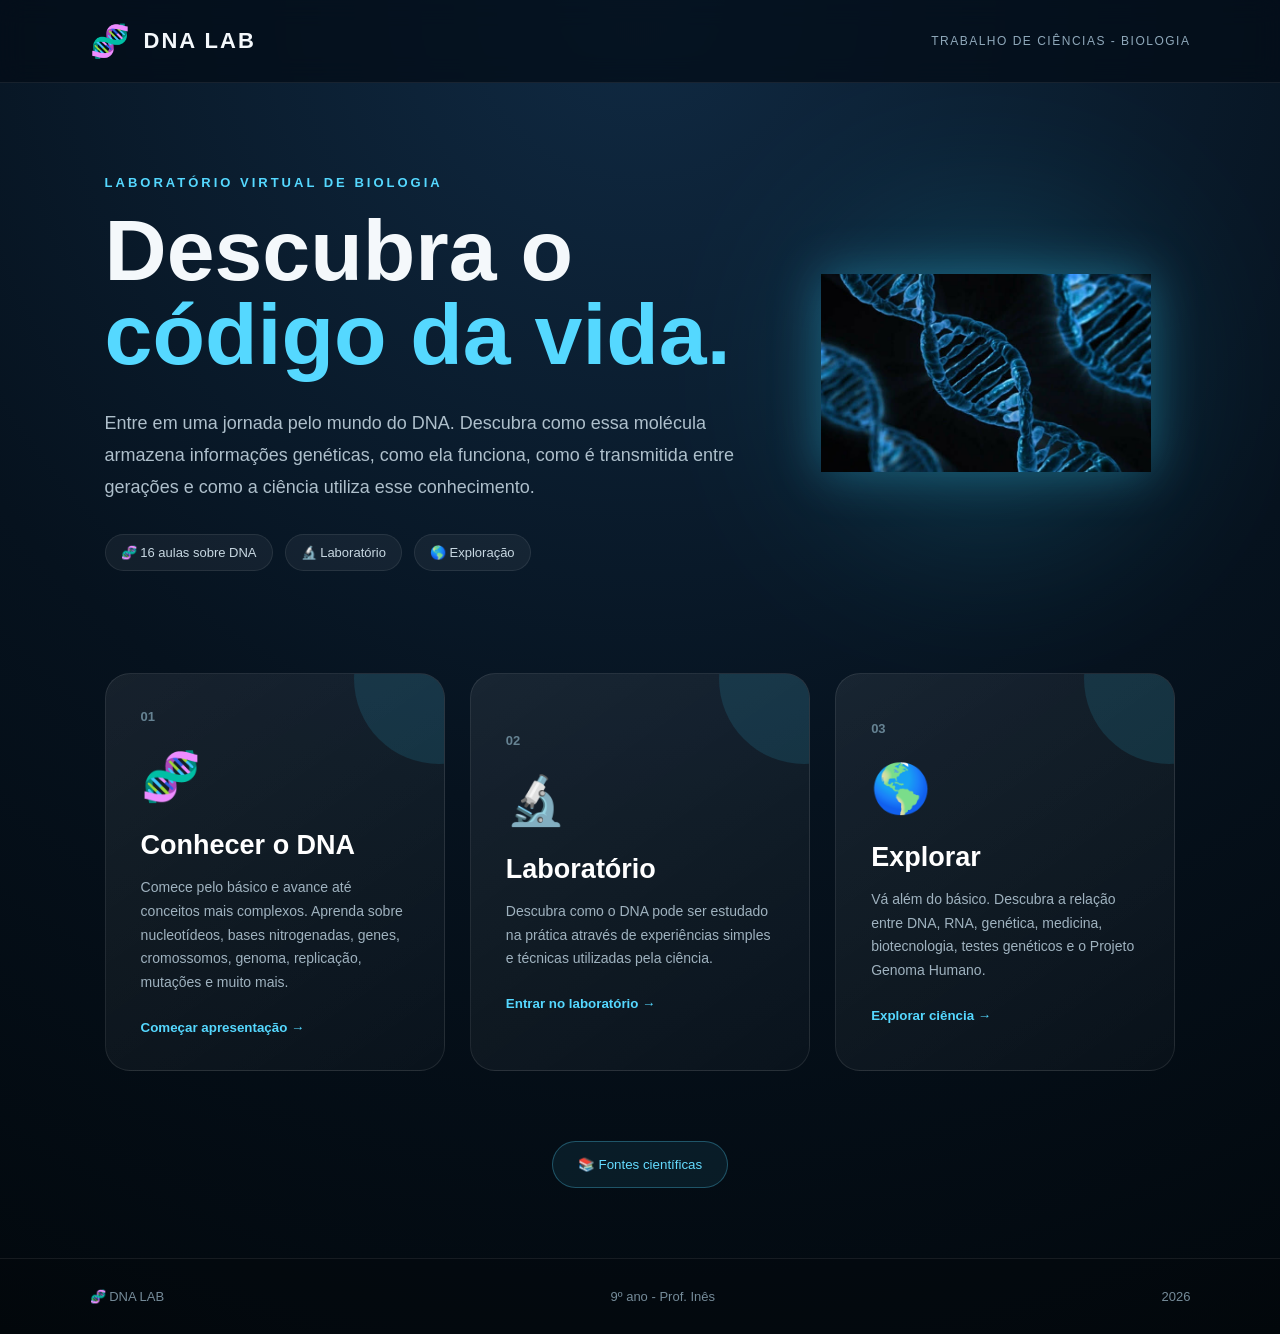
<file: index.html>
<!DOCTYPE html>
<html lang="pt-BR">

<head>

    <meta charset="UTF-8">

    <meta name="viewport" content="width=device-width, initial-scale=1.0">

    <title>DNA LAB — O Código da Vida</title>

    <link rel="stylesheet" href="style.css">

</head>

<body>


<!-- =====================================================
     CABEÇALHO
===================================================== -->

<header class="topo">

    <div class="logo">

        <span class="logo-dna">🧬</span>

        <span>DNA LAB</span>

    </div>

    <div class="ano">

        TRABALHO DE CIÊNCIAS - BIOLOGIA

    </div>

</header>



<!-- =====================================================
     INÍCIO
===================================================== -->

<main id="inicio">

    <section class="hero">

        <div class="texto-principal">

            <p class="mini-titulo">
                LABORATÓRIO VIRTUAL DE BIOLOGIA
            </p>

            <h1>

                Descubra o

                <span>
                    código da vida.
                </span>

            </h1>

            <p class="descricao">

                Entre em uma jornada pelo mundo do DNA.
                Descubra como essa molécula armazena
                informações genéticas, como ela funciona,
                como é transmitida entre gerações e como
                a ciência utiliza esse conhecimento.

            </p>

            <div class="hero-info">

                <span>🧬 16 aulas sobre DNA</span>

                <span>🔬 Laboratório</span>

                <span>🌎 Exploração</span>

            </div>

        </div>


        <div class="dna-container">

            <div class="dna-brilho"></div>

            <img
                src="dna.jpg"
                alt="Molécula de DNA"
                class="dna-imagem"
            >

        </div>

    </section>



    <!-- =================================================
         MENU PRINCIPAL
    ================================================= -->

    <section class="opcoes">

        <button
            class="cartao"
            onclick="abrirPagina('dna')"
        >

            <span class="numero">
                01
            </span>

            <div class="icone">
                🧬
            </div>

            <h2>
                Conhecer o DNA
            </h2>

            <p>

                Comece pelo básico e avance até conceitos
                mais complexos. Aprenda sobre nucleotídeos,
                bases nitrogenadas, genes, cromossomos,
                genoma, replicação, mutações e muito mais.

            </p>

            <span class="cartao-link">
                Começar apresentação →
            </span>

        </button>



        <button
            class="cartao"
            onclick="abrirPagina('laboratorio')"
        >

            <span class="numero">
                02
            </span>

            <div class="icone">
                🔬
            </div>

            <h2>
                Laboratório
            </h2>

            <p>

                Descubra como o DNA pode ser estudado
                na prática através de experiências simples
                e técnicas utilizadas pela ciência.

            </p>

            <span class="cartao-link">
                Entrar no laboratório →
            </span>

        </button>



        <button
            class="cartao"
            onclick="abrirPagina('explorar')"
        >

            <span class="numero">
                03
            </span>

            <div class="icone">
                🌎
            </div>

            <h2>
                Explorar
            </h2>

            <p>

                Vá além do básico. Descubra a relação entre
                DNA, RNA, genética, medicina, biotecnologia,
                testes genéticos e o Projeto Genoma Humano.

            </p>

            <span class="cartao-link">
                Explorar ciência →
            </span>

        </button>

    </section>



    <button
        class="fontes"
        onclick="mostrarFontes()"
    >

        📚 Fontes científicas

    </button>

</main>



<!-- =====================================================
     CONHECER O DNA
===================================================== -->

<main
    id="pagina-dna"
    class="pagina"
>

    <button
        class="voltar"
        onclick="voltarInicio()"
    >

        ← Voltar para o início

    </button>


    <section class="cabecalho-pagina">

        <div class="icone-grande">
            🧬
        </div>

        <p class="mini-titulo">
            PARTE 01
        </p>

        <h2>
            Conhecer o DNA
        </h2>

        <p>

            Uma apresentação completa para entender
            a molécula que armazena grande parte das
            informações genéticas dos seres vivos.

        </p>

    </section>



    <!-- PROGRESSO -->

    <div class="progresso-container">

        <div class="progresso-texto">

            <span id="etapa-atual">
                Etapa 1 de 16
            </span>

            <span id="porcentagem">
                6%
            </span>

        </div>

        <div class="barra">

            <div
                id="barra-progresso"
                class="barra-preenchida"
            ></div>

        </div>

    </div>



    <!-- =================================================
         ETAPAS DO DNA
    ================================================= -->

    <section id="conteudo-dna">



        <!-- 01 -->

        <article
            class="etapa-dna ativa"
            data-etapa="1"
        >

            <span class="numero-etapa">
                01 / 16
            </span>

            <h3>
                O que é DNA?
            </h3>

            <p class="introducao">

                O DNA é uma molécula que armazena informações
                genéticas e participa do funcionamento,
                desenvolvimento e reprodução dos organismos.

            </p>

            <div class="texto-detalhado">

                <p>

                    A sigla DNA vem do inglês
                    <strong>deoxyribonucleic acid</strong>.
                    Em português, chamamos de
                    <strong>ácido desoxirribonucleico</strong>.

                </p>

                <p>

                    O DNA pode ser imaginado como um enorme
                    sistema de armazenamento de informações
                    biológicas. Essas informações são registradas
                    utilizando principalmente quatro bases
                    nitrogenadas: adenina, timina, citosina
                    e guanina.

                </p>

                <p>

                    O DNA está presente em praticamente todos
                    os seres vivos. Bactérias, plantas, animais,
                    fungos e muitos outros organismos possuem
                    material genético.

                </p>

                <div class="destaque">

                    🧬 <strong>Ideia principal:</strong>

                    o DNA funciona como uma grande biblioteca
                    molecular de informações genéticas.

                </div>

            </div>

        </article>



        <!-- 02 -->

        <article
            class="etapa-dna"
            data-etapa="2"
        >

            <span class="numero-etapa">
                02 / 16
            </span>

            <h3>
                Onde está o DNA?
            </h3>

            <p class="introducao">

                Nas células eucarióticas, como as células
                humanas, a maior parte do DNA está localizada
                no núcleo.

            </p>

            <div class="texto-detalhado">

                <p>

                    O núcleo celular funciona como uma espécie
                    de compartimento que organiza e protege
                    grande parte do material genético.

                </p>

                <p>

                    Entretanto, as células humanas também
                    possuem pequenas quantidades de DNA
                    dentro das <strong>mitocôndrias</strong>.

                </p>

                <p>

                    As bactérias não possuem núcleo delimitado
                    por uma membrana. Nelas, o DNA fica em uma
                    região chamada <strong>nucleoide</strong>.

                </p>

                <div class="diagrama">

                    <div>
                        🧫
                        <strong>Célula</strong>
                    </div>

                    <span>↓</span>

                    <div>
                        🔵
                        <strong>Núcleo</strong>
                        <small>DNA nuclear</small>
                    </div>

                    <span>+</span>

                    <div>
                        ⚡
                        <strong>Mitocôndria</strong>
                        <small>DNA mitocondrial</small>
                    </div>

                </div>

            </div>

        </article>



        <!-- 03 -->

        <article
            class="etapa-dna"
            data-etapa="3"
        >

            <span class="numero-etapa">
                03 / 16
            </span>

            <h3>
                Para que serve o DNA?
            </h3>

            <p class="introducao">

                O DNA possui funções fundamentais para
                a manutenção e continuidade da vida.

            </p>

            <div class="texto-detalhado">

                <p>

                    Uma das principais funções do DNA é
                    <strong>armazenar informações genéticas</strong>.
                    Essas informações participam da produção
                    de moléculas e da realização de processos
                    celulares.

                </p>

                <p>

                    Outra função importante é permitir que
                    a informação genética seja copiada.
                    Isso é essencial quando uma célula
                    precisa se dividir.

                </p>

                <p>

                    O DNA também participa da
                    <strong>hereditariedade</strong>,
                    permitindo que informações genéticas
                    sejam transmitidas entre gerações.

                </p>

                <div class="cards-funcao">

                    <div>
                        💾
                        <strong>Armazenar</strong>
                        <span>informações genéticas</span>
                    </div>

                    <div>
                        🔄
                        <strong>Copiar</strong>
                        <span>informações genéticas</span>
                    </div>

                    <div>
                        👨‍👩‍👧
                        <strong>Transmitir</strong>
                        <span>informações entre gerações</span>
                    </div>

                </div>

            </div>

        </article>



        <!-- 04 -->

        <article
            class="etapa-dna"
            data-etapa="4"
        >

            <span class="numero-etapa">
                04 / 16
            </span>

            <h3>
                Como o DNA armazena informações?
            </h3>

            <p class="introducao">

                A informação genética está relacionada
                à sequência das bases nitrogenadas.

            </p>

            <div class="texto-detalhado">

                <p>

                    O DNA possui quatro bases nitrogenadas:
                    <strong>adenina (A), timina (T),
                    citosina (C) e guanina (G)</strong>.

                </p>

                <p>

                    É possível imaginar essas bases como
                    quatro símbolos que podem formar
                    sequências muito longas.

                </p>

                <p>

                    A ordem dessas bases é extremamente
                    importante. Alterações na sequência
                    podem modificar a informação genética.

                </p>

                <div class="sequencia">

                    A T G C C A T G A C G T A C

                </div>

                <p>

                    A informação genética é complexa e envolve
                    genes, RNAs, proteínas e diversos processos
                    celulares.

                </p>

            </div>

        </article>



        <!-- 05 -->

        <article
            class="etapa-dna"
            data-etapa="5"
        >

            <span class="numero-etapa">
                05 / 16
            </span>

            <h3>
                A estrutura da dupla hélice
            </h3>

            <p class="introducao">

                Uma das características mais conhecidas
                do DNA é sua estrutura em forma de
                dupla hélice.

            </p>

            <div class="texto-detalhado">

                <p>

                    O DNA é formado por duas longas cadeias
                    de nucleotídeos. Essas cadeias ficam
                    associadas através das interações entre
                    suas bases nitrogenadas.

                </p>

                <p>

                    As duas cadeias se enrolam formando
                    uma estrutura tridimensional semelhante
                    a uma escada torcida.

                </p>

                <p>

                    As laterais são formadas por açúcar e
                    fosfato. Os "degraus" são formados
                    pelos pares de bases.

                </p>

                <div class="dna-mini">

                    <img
                        src="dna.jpg"
                        alt="Dupla hélice do DNA"
                    >

                </div>

            </div>

        </article>



        <!-- 06 -->

        <article
            class="etapa-dna"
            data-etapa="6"
        >

            <span class="numero-etapa">
                06 / 16
            </span>

            <h3>
                O que são nucleotídeos?
            </h3>

            <p class="introducao">

                Nucleotídeos são as unidades que formam
                as longas cadeias do DNA.

            </p>

            <div class="texto-detalhado">

                <p>

                    Podemos imaginar os nucleotídeos como
                    pequenas peças que se conectam para
                    formar uma estrutura muito maior.

                </p>

                <p>
                    Cada nucleotídeo do DNA possui três
                    componentes principais:
                </p>

                <div class="componentes">

                    <div>
                        🧪
                        <strong>Grupo fosfato</strong>
                        <span>Participa da estrutura da cadeia.</span>
                    </div>

                    <div>
                        🍬
                        <strong>Desoxirribose</strong>
                        <span>É o açúcar presente no DNA.</span>
                    </div>

                    <div>
                        🧬
                        <strong>Base nitrogenada</strong>
                        <span>Pode ser A, T, C ou G.</span>
                    </div>

                </div>

            </div>

        </article>



        <!-- 07 -->

        <article
            class="etapa-dna"
            data-etapa="7"
        >

            <span class="numero-etapa">
                07 / 16
            </span>

            <h3>
                As quatro bases nitrogenadas
            </h3>

            <p class="introducao">

                O DNA utiliza quatro bases nitrogenadas
                principais.

            </p>

            <div class="bases">

                <div>
                    <strong>A</strong>
                    <span>Adenina</span>
                </div>

                <div>
                    <strong>T</strong>
                    <span>Timina</span>
                </div>

                <div>
                    <strong>C</strong>
                    <span>Citosina</span>
                </div>

                <div>
                    <strong>G</strong>
                    <span>Guanina</span>
                </div>

            </div>

            <div class="texto-detalhado">

                <p>

                    Embora existam apenas quatro tipos
                    principais de bases no DNA, elas podem
                    formar sequências extremamente longas.

                </p>

                <p>

                    A enorme quantidade de combinações
                    possíveis permite armazenar uma quantidade
                    gigantesca de informação genética.

                </p>

            </div>

        </article>



        <!-- 08 -->

        <article
            class="etapa-dna"
            data-etapa="8"
        >

            <span class="numero-etapa">
                08 / 16
            </span>

            <h3>
                Pareamento das bases
            </h3>

            <p class="introducao">

                As bases nitrogenadas seguem uma regra
                de complementaridade.

            </p>

            <div class="pareamento">

                <div>
                    <strong>A</strong>
                    <span>↔</span>
                    <strong>T</strong>
                </div>

                <div>
                    <strong>C</strong>
                    <span>↔</span>
                    <strong>G</strong>
                </div>

            </div>

            <div class="texto-detalhado">

                <p>

                    A adenina se associa à timina,
                    enquanto a citosina se associa
                    à guanina.

                </p>

                <p>

                    Essa complementaridade é essencial
                    para a estrutura do DNA e também
                    é fundamental durante a replicação.

                </p>

                <div class="destaque">

                    💡 Conhecendo a sequência de uma
                    fita, podemos descobrir a sequência
                    complementar.

                </div>

            </div>

        </article>



        <!-- 09 -->

        <article
            class="etapa-dna"
            data-etapa="9"
        >

            <span class="numero-etapa">
                09 / 16
            </span>

            <h3>
                O que são genes?
            </h3>

            <p class="introducao">

                Genes são segmentos de DNA que possuem
                informações funcionais.

            </p>

            <div class="texto-detalhado">

                <p>

                    Um gene pode conter informações utilizadas
                    pela célula para produzir uma proteína
                    ou um RNA funcional.

                </p>

                <p>

                    As proteínas realizam inúmeras funções.
                    Algumas atuam como enzimas, outras
                    participam da estrutura das células,
                    transportam substâncias ou ajudam
                    na comunicação celular.

                </p>

                <div class="fluxo">

                    <span>DNA</span>
                    <b>→</b>
                    <span>Gene</span>
                    <b>→</b>
                    <span>RNA</span>
                    <b>→</b>
                    <span>Proteína</span>

                </div>

            </div>

        </article>



        <!-- 10 -->

        <article
            class="etapa-dna"
            data-etapa="10"
        >

            <span class="numero-etapa">
                10 / 16
            </span>

            <h3>
                Cromossomos
            </h3>

            <p class="introducao">

                Cromossomos são estruturas organizadas
                que contêm DNA associado a proteínas.

            </p>

            <div class="texto-detalhado">

                <p>

                    O DNA de uma célula humana é extremamente
                    longo. Para caber no núcleo, ele precisa
                    ser organizado e compactado.

                </p>

                <p>

                    O DNA se associa a proteínas chamadas
                    <strong>histonas</strong>. Essa organização
                    forma a cromatina.

                </p>

                <p>

                    Durante determinados momentos da divisão
                    celular, o material genético fica ainda
                    mais condensado, formando cromossomos
                    visíveis ao microscópio.

                </p>

                <div class="cromossomo">

                    🧬 DNA

                    +

                    proteínas

                    =

                    <strong>cromossomo</strong>

                </div>

                <p>

                    Nas células somáticas humanas normalmente
                    encontramos 46 cromossomos organizados
                    em 23 pares.

                </p>

            </div>

        </article>



        <!-- 11 -->

        <article
            class="etapa-dna"
            data-etapa="11"
        >

            <span class="numero-etapa">
                11 / 16
            </span>

            <h3>
                O que é genoma?
            </h3>

            <p class="introducao">

                Genoma é o conjunto completo do material
                genético de um organismo.

            </p>

            <div class="texto-detalhado">

                <p>

                    Quando falamos em genoma humano,
                    estamos falando do conjunto do material
                    genético humano.

                </p>

                <p>

                    O genoma contém uma enorme quantidade
                    de informações distribuídas principalmente
                    pelos cromossomos.

                </p>

                <div class="comparacao">

                    <div>
                        <strong>DNA</strong>
                        <span>Molécula que armazena informação genética.</span>
                    </div>

                    <div>
                        <strong>Gene</strong>
                        <span>Segmento de DNA com informação funcional.</span>
                    </div>

                    <div>
                        <strong>Cromossomo</strong>
                        <span>DNA organizado com proteínas.</span>
                    </div>

                    <div>
                        <strong>Genoma</strong>
                        <span>Conjunto do material genético.</span>
                    </div>

                </div>

            </div>

        </article>



        <!-- 12 -->

        <article
            class="etapa-dna"
            data-etapa="12"
        >

            <span class="numero-etapa">
                12 / 16
            </span>

            <h3>
                Como acontece a replicação?
            </h3>

            <p class="introducao">

                Antes que uma célula se divida, seu DNA
                precisa ser copiado.

            </p>

            <div class="texto-detalhado">

                <p>

                    Durante a replicação, as duas fitas
                    do DNA se separam.

                </p>

                <p>

                    Cada fita original serve como molde
                    para a formação de uma nova fita.

                    Os novos nucleotídeos são adicionados
                    seguindo a regra de complementaridade.

                </p>

                <div class="replicacao">

                    <div>
                        🧬
                        <strong>DNA original</strong>
                    </div>

                    <span>↓</span>

                    <div>
                        🔓
                        <strong>Fitas separam</strong>
                    </div>

                    <span>↓</span>

                    <div>
                        🧩
                        <strong>Novos nucleotídeos</strong>
                    </div>

                    <span>↓</span>

                    <div>
                        🧬 🧬
                        <strong>Novas moléculas</strong>
                    </div>

                </div>

                <p>

                    A replicação é chamada de
                    <strong>semiconservativa</strong>,
                    porque cada nova molécula possui uma
                    fita original e uma fita recém-formada.

                </p>

            </div>

        </article>



        <!-- 13 -->

        <article
            class="etapa-dna"
            data-etapa="13"
        >

            <span class="numero-etapa">
                13 / 16
            </span>

            <h3>
                DNA e produção de proteínas
            </h3>

            <p class="introducao">

                A informação presente no DNA participa
                das instruções utilizadas para produzir
                proteínas.

            </p>

            <div class="texto-detalhado">

                <p>

                    O DNA não costuma ser utilizado diretamente
                    para fabricar proteínas. Uma região do DNA
                    pode primeiro ser transcrita para uma
                    molécula de RNA mensageiro.

                </p>

                <p>

                    Esse processo é chamado
                    <strong>transcrição</strong>.

                    Depois, o RNA mensageiro pode ser utilizado
                    pelos ribossomos para orientar a montagem
                    de uma proteína. Esse processo é chamado
                    <strong>tradução</strong>.

                </p>

                <div class="fluxo">

                    <span>DNA</span>
                    <b>→</b>
                    <span>Transcrição</span>
                    <b>→</b>
                    <span>RNA</span>
                    <b>→</b>
                    <span>Tradução</span>
                    <b>→</b>
                    <span>Proteína</span>

                </div>

            </div>

        </article>



        <!-- 14 -->

        <article
            class="etapa-dna"
            data-etapa="14"
        >

            <span class="numero-etapa">
                14 / 16
            </span>

            <h3>
                DNA e características
            </h3>

            <p class="introducao">

                Os genes participam da formação das
                características dos organismos, mas essa
                relação é bastante complexa.

            </p>

            <div class="texto-detalhado">

                <p>

                    Algumas características possuem forte
                    influência genética. Outras dependem
                    da combinação de muitos genes e também
                    de fatores ambientais.

                </p>

                <p>

                    Por exemplo, características relacionadas
                    ao crescimento podem depender de fatores
                    genéticos, alimentação, condições de saúde
                    e ambiente.

                </p>

                <p>

                    Por isso, não devemos pensar que um único
                    gene determina sozinho tudo sobre uma
                    pessoa.

                </p>

                <div class="destaque">

                    🧬 GENES

                    +

                    🌎 AMBIENTE

                    =

                    🧠 CARACTERÍSTICAS BIOLÓGICAS COMPLEXAS

                </div>

            </div>

        </article>



        <!-- 15 -->

        <article
            class="etapa-dna"
            data-etapa="15"
        >

            <span class="numero-etapa">
                15 / 16
            </span>

            <h3>
                DNA e hereditariedade
            </h3>

            <p class="introducao">

                Hereditariedade é a transmissão de informações
                genéticas de uma geração para outra.

            </p>

            <div class="texto-detalhado">

                <p>

                    Nas células somáticas humanas, normalmente
                    existem 46 cromossomos, organizados em
                    23 pares.

                </p>

                <p>

                    Os gametas, como espermatozoides e óvulos,
                    possuem 23 cromossomos.

                    Na fecundação, os dois conjuntos se unem,
                    formando uma célula com 46 cromossomos.

                </p>

                <div class="hereditariedade">

                    👨 + 👩

                    <br>

                    ↓

                    <br>

                    🧬

                    <strong>
                        novo organismo
                    </strong>

                </div>

                <p>

                    Dessa maneira, os descendentes recebem
                    material genético de seus progenitores.

                </p>

            </div>

        </article>



        <!-- 16 -->

        <article
            class="etapa-dna"
            data-etapa="16"
        >

            <span class="numero-etapa">
                16 / 16
            </span>

            <h3>
                Mutações
            </h3>

            <p class="introducao">

                Mutações são alterações na sequência do
                material genético.

            </p>

            <div class="texto-detalhado">

                <p>

                    Uma mutação pode acontecer quando ocorre
                    uma alteração na sequência de bases do DNA.

                    Existem diferentes tipos de mutações e
                    seus efeitos dependem de onde e como
                    a alteração ocorre.

                </p>

                <p>

                    Algumas mutações não produzem efeitos
                    perceptíveis. Outras podem modificar
                    a função de um gene ou de uma proteína.

                </p>

                <p>

                    Em determinadas situações, uma alteração
                    genética pode estar relacionada a uma doença.
                    Em outras, pode ser neutra ou até oferecer
                    uma vantagem em determinado ambiente.

                </p>

                <div class="destaque">

                    ⚠️ <strong>Importante:</strong>

                    uma mutação não significa automaticamente
                    que haverá uma doença.

                </div>

                <div class="final-dna">

                    <div class="final-icone">
                        🧬
                    </div>

                    <h4>
                        Você chegou ao final!
                    </h4>

                    <p>

                        Agora você já conhece os principais
                        conceitos necessários para entender
                        o DNA.

                    </p>

                </div>

            </div>

        </article>

    </section>



    <div class="navegacao-etapas">

        <button
            id="botao-anterior"
            onclick="etapaAnterior()"
        >
            ← Anterior
        </button>

        <button
            id="botao-proximo"
            onclick="proximaEtapa()"
        >
            Próximo →
        </button>

    </div>

</main>



<!-- =====================================================
     LABORATÓRIO
===================================================== -->

<main
    id="pagina-laboratorio"
    class="pagina"
>

    <button
        class="voltar"
        onclick="voltarInicio()"
    >
        ← Voltar para o início
    </button>

    <section class="cabecalho-pagina">

        <div class="icone-grande">
            🔬
        </div>

        <p class="mini-titulo">
            PARTE 02
        </p>

        <h2>
            Laboratório
        </h2>

        <p>

            Agora vamos sair da teoria e descobrir
            como o DNA pode ser estudado na prática.

        </p>

    </section>


    <section class="conteudo">



        <article
            class="bloco interativo"
            onclick="abrirConteudo('lab1', 'laboratorio')"
        >

            <span class="numero-bloco">01</span>

            <div class="bloco-icone">🍓</div>

            <h3>
                Extração de DNA do morango
            </h3>

            <p>
                Veja como é possível observar material
                genético de um morango utilizando materiais
                simples.
            </p>

            <span class="ler-mais">
                Ver experiência →
            </span>

        </article>



        <article
            class="bloco interativo"
            onclick="abrirConteudo('lab2', 'laboratorio')"
        >

            <span class="numero-bloco">02</span>

            <div class="bloco-icone">🧅</div>

            <h3>
                Extração de DNA da cebola
            </h3>

            <p>
                Descubra como células vegetais podem
                ser utilizadas para estudar material genético.
            </p>

            <span class="ler-mais">
                Ver experiência →
            </span>

        </article>



        <article
            class="bloco interativo"
            onclick="abrirConteudo('lab3', 'laboratorio')"
        >

            <span class="numero-bloco">03</span>

            <div class="bloco-icone">🧪</div>

            <h3>
                A função do detergente
            </h3>

            <p>
                Entenda por que o detergente é utilizado
                na extração de DNA.
            </p>

            <span class="ler-mais">
                Ver explicação →
            </span>

        </article>



        <article
            class="bloco interativo"
            onclick="abrirConteudo('lab4', 'laboratorio')"
        >

            <span class="numero-bloco">04</span>

            <div class="bloco-icone">🧂</div>

            <h3>
                A função do sal
            </h3>

            <p>
                Descubra o papel do sal em protocolos
                simples de extração de DNA.
            </p>

            <span class="ler-mais">
                Ver explicação →
            </span>

        </article>



        <article
            class="bloco interativo"
            onclick="abrirConteudo('lab5', 'laboratorio')"
        >

            <span class="numero-bloco">05</span>

            <div class="bloco-icone">❄️</div>

            <h3>
                Álcool gelado
            </h3>

            <p>
                Entenda por que o álcool ajuda a tornar
                o DNA visível.
            </p>

            <span class="ler-mais">
                Ver explicação →
            </span>

        </article>



        <article
            class="bloco interativo"
            onclick="abrirConteudo('lab6', 'laboratorio')"
        >

            <span class="numero-bloco">06</span>

            <div class="bloco-icone">🔬</div>

            <h3>
                DNA no laboratório científico
            </h3>

            <p>
                Conheça técnicas utilizadas pelos
                cientistas para estudar o DNA.
            </p>

            <span class="ler-mais">
                Ver explicação →
            </span>

        </article>

    </section>

</main>



<!-- =====================================================
     EXPLORAR
===================================================== -->

<main
    id="pagina-explorar"
    class="pagina"
>

    <button
        class="voltar"
        onclick="voltarInicio()"
    >
        ← Voltar para o início
    </button>

    <section class="cabecalho-pagina">

        <div class="icone-grande">
            🌎
        </div>

        <p class="mini-titulo">
            PARTE 03
        </p>

        <h2>
            Explorar
        </h2>

        <p>

            Vá além do conteúdo básico e descubra
            como o conhecimento sobre DNA é utilizado
            pela ciência e pela sociedade.

        </p>

    </section>


    <section class="conteudo">



        <article
            class="bloco interativo"
            onclick="abrirConteudo('exp1', 'explorar')"
        >

            <span class="numero-bloco">01</span>

            <div class="bloco-icone">🧬</div>

            <h3>
                DNA × RNA
            </h3>

            <p>
                Entenda as diferenças entre DNA e RNA,
                suas estruturas e funções.
            </p>

            <span class="ler-mais">
                Explorar →
            </span>

        </article>



        <article
            class="bloco interativo"
            onclick="abrirConteudo('exp2', 'explorar')"
        >

            <span class="numero-bloco">02</span>

            <div class="bloco-icone">🧪</div>

            <h3>
                Genética
            </h3>

            <p>
                Conheça genes, alelos, características
                e conceitos fundamentais da genética.
            </p>

            <span class="ler-mais">
                Explorar →
            </span>

        </article>



        <article
            class="bloco interativo"
            onclick="abrirConteudo('exp3', 'explorar')"
        >

            <span class="numero-bloco">03</span>

            <div class="bloco-icone">👨‍👩‍👧</div>

            <h3>
                Hereditariedade
            </h3>

            <p>
                Descubra como as informações genéticas
                podem passar entre gerações.
            </p>

            <span class="ler-mais">
                Explorar →
            </span>

        </article>



        <article
            class="bloco interativo"
            onclick="abrirConteudo('exp4', 'explorar')"
        >

            <span class="numero-bloco">04</span>

            <div class="bloco-icone">🧫</div>

            <h3>
                Biotecnologia
            </h3>

            <p>
                Veja como o conhecimento sobre DNA
                é utilizado para desenvolver tecnologias.
            </p>

            <span class="ler-mais">
                Explorar →
            </span>

        </article>



        <article
            class="bloco interativo"
            onclick="abrirConteudo('exp5', 'explorar')"
        >

            <span class="numero-bloco">05</span>

            <div class="bloco-icone">💉</div>

            <h3>
                DNA e medicina
            </h3>

            <p>
                Descubra aplicações da genética
                na medicina moderna.
            </p>

            <span class="ler-mais">
                Explorar →
            </span>

        </article>



        <article
            class="bloco interativo"
            onclick="abrirConteudo('exp6', 'explorar')"
        >

            <span class="numero-bloco">06</span>

            <div class="bloco-icone">🌎</div>

            <h3>
                Projeto Genoma Humano
            </h3>

            <p>
                Conheça um dos projetos científicos
                mais importantes da história da genética.
            </p>

            <span class="ler-mais">
                Explorar →
            </span>

        </article>



        <article
            class="bloco interativo"
            onclick="abrirConteudo('exp7', 'explorar')"
        >

            <span class="numero-bloco">07</span>

            <div class="bloco-icone">🔍</div>

            <h3>
                Testes de DNA
            </h3>

            <p>
                Entenda como análises genéticas podem
                ser utilizadas em diferentes situações.
            </p>

            <span class="ler-mais">
                Explorar →
            </span>

        </article>



        <article
            class="bloco interativo"
            onclick="abrirConteudo('exp8', 'explorar')"
        >

            <span class="numero-bloco">08</span>

            <div class="bloco-icone">🤯</div>

            <h3>
                Curiosidades sobre DNA
            </h3>

            <p>
                Descubra fatos interessantes sobre
                genética e material genético.
            </p>

            <span class="ler-mais">
                Explorar →
            </span>

        </article>

    </section>

</main>



<!-- =====================================================
     LEITOR
===================================================== -->

<section
    id="leitor-conteudo"
    class="leitor"
>

    <button
        class="voltar"
        onclick="fecharConteudo()"
    >

        ← Voltar

    </button>

    <div
        id="conteudo-escolhido"
        class="conteudo-escolhido"
    ></div>

</section>



<!-- =====================================================
     RODAPÉ
===================================================== -->

<footer>

    <span>
        🧬 DNA LAB
    </span>

    <span>
        9º ano - Prof. Inês
    </span>

    <span>
        2026
    </span>

</footer>



<script src="script.js"></script>

</body>

</html>
</file>
<file: style.css>
/* =====================================================
   CONFIGURAÇÕES GERAIS
===================================================== */

* {
    margin: 0;
    padding: 0;
    box-sizing: border-box;
}

html {
    scroll-behavior: smooth;
}

body {
    font-family: Arial, Helvetica, sans-serif;
    background:
        radial-gradient(circle at top, #102a43, #06121e 55%, #02080d);
    color: #f4f8fb;
    min-height: 100vh;
    overflow-x: hidden;
}

button {
    font-family: inherit;
}

strong {
    color: #62d9ff;
}



/* =====================================================
   CABEÇALHO
===================================================== */

.topo {
    width: 100%;
    padding: 22px 7%;
    display: flex;
    justify-content: space-between;
    align-items: center;
    border-bottom: 1px solid rgba(255,255,255,0.08);
    background: rgba(3,13,23,0.75);
    backdrop-filter: blur(12px);
    position: relative;
    z-index: 10;
}

.logo {
    display: flex;
    align-items: center;
    gap: 12px;
    font-size: 22px;
    font-weight: 800;
    letter-spacing: 2px;
}

.logo-dna {
    font-size: 32px;
}

.ano {
    font-size: 12px;
    letter-spacing: 1.5px;
    color: #8fa8ba;
}



/* =====================================================
   INÍCIO
===================================================== */

#inicio {
    display: block;
}

.hero {
    max-width: 1250px;
    margin: auto;
    padding: 90px 7% 70px;
    min-height: 560px;
    display: flex;
    align-items: center;
    justify-content: space-between;
    gap: 60px;
}

.texto-principal {
    max-width: 650px;
}

.mini-titulo {
    color: #55d8ff;
    font-size: 13px;
    font-weight: bold;
    letter-spacing: 3px;
    margin-bottom: 18px;
}

h1 {
    font-size: clamp(50px, 7vw, 86px);
    line-height: 0.98;
    margin-bottom: 30px;
}

h1 span {
    display: block;
    color: #55d8ff;
}

.descricao {
    color: #aebfcb;
    font-size: 18px;
    line-height: 1.8;
    max-width: 650px;
}

.hero-info {
    display: flex;
    flex-wrap: wrap;
    gap: 12px;
    margin-top: 30px;
}

.hero-info span {
    padding: 10px 15px;
    background: rgba(255,255,255,0.05);
    border: 1px solid rgba(255,255,255,0.08);
    border-radius: 30px;
    color: #c8d8e2;
    font-size: 13px;
}



/* =====================================================
   DNA DA HOME
===================================================== */

.dna-container {
    width: 390px;
    height: 390px;
    position: relative;
    display: flex;
    align-items: center;
    justify-content: center;
}

.dna-brilho {
    position: absolute;
    width: 270px;
    height: 270px;
    border-radius: 50%;
    background: #28d8ff;
    filter: blur(100px);
    opacity: 0.25;
    animation: pulsar 4s infinite alternate;
}

.dna-imagem {
    width: 330px;
    max-height: 370px;
    object-fit: contain;
    position: relative;
    z-index: 2;
    animation: dnaFlutuar 4s ease-in-out infinite;
    filter: drop-shadow(0 0 25px rgba(57,211,255,0.35));
}

@keyframes dnaFlutuar {
    0%,100% {
        transform: translateY(0) rotate(-2deg);
    }

    50% {
        transform: translateY(-15px) rotate(2deg);
    }
}

@keyframes pulsar {
    from {
        transform: scale(0.85);
        opacity: 0.18;
    }

    to {
        transform: scale(1.15);
        opacity: 0.35;
    }
}



/* =====================================================
   CARTÕES PRINCIPAIS
===================================================== */

.opcoes {
    max-width: 1250px;
    margin: auto;
    padding: 30px 7% 70px;
    display: grid;
    grid-template-columns: repeat(3,1fr);
    gap: 25px;
}

.cartao {
    position: relative;
    text-align: left;
    padding: 35px;
    min-height: 380px;
    border-radius: 25px;
    border: 1px solid rgba(255,255,255,0.09);
    background: linear-gradient(
        145deg,
        rgba(255,255,255,0.07),
        rgba(255,255,255,0.025)
    );
    color: white;
    cursor: pointer;
    overflow: hidden;
    transition: 0.35s;
}

.cartao::before {
    content: "";
    position: absolute;
    width: 170px;
    height: 170px;
    right: -80px;
    top: -80px;
    border-radius: 50%;
    background: rgba(54,211,255,0.12);
    transition: 0.4s;
}

.cartao:hover {
    transform: translateY(-10px);
    border-color: rgba(85,216,255,0.45);
    box-shadow: 0 20px 60px rgba(0,0,0,0.3);
}

.cartao:hover::before {
    transform: scale(2);
}

.numero {
    color: #668393;
    font-size: 13px;
    font-weight: bold;
}

.icone {
    font-size: 48px;
    margin: 25px 0;
}

.cartao h2 {
    font-size: 27px;
    margin-bottom: 15px;
}

.cartao p {
    color: #9fb2bf;
    line-height: 1.7;
    font-size: 14px;
}

.cartao-link {
    display: block;
    margin-top: 25px;
    color: #55d8ff;
    font-weight: bold;
}



/* =====================================================
   BOTÃO FONTES
===================================================== */

.fontes {
    display: block;
    margin: 0 auto 70px;
    padding: 15px 25px;
    border-radius: 30px;
    border: 1px solid rgba(85,216,255,0.3);
    background: rgba(85,216,255,0.08);
    color: #64dbff;
    cursor: pointer;
    transition: 0.3s;
}

.fontes:hover {
    background: rgba(85,216,255,0.18);
    transform: translateY(-3px);
}



/* =====================================================
   PÁGINAS
===================================================== */

.pagina {
    display: none;
    max-width: 1250px;
    margin: auto;
    padding: 45px 7% 90px;
    animation: aparecer 0.5s ease;
}

@keyframes aparecer {
    from {
        opacity: 0;
        transform: translateY(20px);
    }

    to {
        opacity: 1;
        transform: translateY(0);
    }
}

.voltar {
    padding: 12px 18px;
    border: 1px solid rgba(255,255,255,0.1);
    background: rgba(255,255,255,0.05);
    color: #c9d7df;
    border-radius: 12px;
    cursor: pointer;
    transition: 0.3s;
}

.voltar:hover {
    background: rgba(85,216,255,0.1);
    color: #5edaff;
}

.cabecalho-pagina {
    max-width: 850px;
    margin: 70px auto 55px;
    text-align: center;
}

.icone-grande {
    font-size: 65px;
    margin-bottom: 20px;
    animation: iconePular 3s infinite;
}

@keyframes iconePular {
    0%,90%,100% {
        transform: translateY(0);
    }

    95% {
        transform: translateY(-10px);
    }
}

.cabecalho-pagina h2 {
    font-size: clamp(40px, 6vw, 65px);
    margin-bottom: 20px;
}

.cabecalho-pagina > p:last-child {
    color: #9fb3c0;
    font-size: 17px;
    line-height: 1.8;
}



/* =====================================================
   PROGRESSO
===================================================== */

.progresso-container {
    max-width: 900px;
    margin: 0 auto 45px;
}

.progresso-texto {
    display: flex;
    justify-content: space-between;
    margin-bottom: 10px;
    color: #92a7b4;
    font-size: 13px;
}

.barra {
    width: 100%;
    height: 8px;
    border-radius: 20px;
    background: rgba(255,255,255,0.08);
    overflow: hidden;
}

.barra-preenchida {
    height: 100%;
    width: 6.25%;
    background: linear-gradient(90deg,#36d6ff,#6ce9ff);
    border-radius: inherit;
    transition: width 0.5s;
}



/* =====================================================
   ETAPAS DO DNA
===================================================== */

.etapa-dna {
    display: none;
    max-width: 900px;
    margin: auto;
    padding: 45px;
    border-radius: 25px;
    background: rgba(255,255,255,0.045);
    border: 1px solid rgba(255,255,255,0.08);
    animation: etapaEntrar 0.45s ease;
}

.etapa-dna.ativa {
    display: block;
}

@keyframes etapaEntrar {
    from {
        opacity: 0;
        transform: translateX(30px);
    }

    to {
        opacity: 1;
        transform: translateX(0);
    }
}

.numero-etapa {
    color: #55d8ff;
    font-size: 13px;
    font-weight: bold;
    letter-spacing: 2px;
}

.etapa-dna h3 {
    font-size: 38px;
    margin: 15px 0;
}

.introducao {
    font-size: 19px;
    line-height: 1.8;
    color: #d1dce3;
    margin-bottom: 30px;
}

.texto-detalhado p {
    color: #aebdc7;
    line-height: 1.9;
    margin-bottom: 22px;
    font-size: 16px;
}

.destaque {
    padding: 22px;
    margin-top: 25px;
    border-left: 4px solid #55d8ff;
    background: rgba(85,216,255,0.07);
    border-radius: 10px;
    color: #c8d9e2;
    line-height: 1.7;
}



/* =====================================================
   ELEMENTOS DAS AULAS
===================================================== */

.diagrama,
.cards-funcao,
.componentes,
.bases,
.pareamento,
.comparacao {
    display: grid;
    gap: 15px;
    margin: 30px 0;
}

.diagrama {
    grid-template-columns: 1fr auto 1fr auto 1fr;
    align-items: center;
}

.diagrama > div,
.cards-funcao > div,
.componentes > div,
.bases > div,
.comparacao > div {
    padding: 25px 18px;
    border-radius: 16px;
    background: rgba(255,255,255,0.045);
    border: 1px solid rgba(255,255,255,0.07);
    text-align: center;
}

.diagrama strong,
.cards-funcao strong,
.componentes strong,
.bases span,
.comparacao strong {
    display: block;
    margin-top: 10px;
}

.diagrama small,
.cards-funcao span,
.componentes span,
.comparacao span {
    display: block;
    margin-top: 8px;
    color: #7f97a6;
}

.cards-funcao {
    grid-template-columns: repeat(3,1fr);
}

.cards-funcao > div {
    font-size: 28px;
}

.componentes {
    grid-template-columns: repeat(3,1fr);
}

.componentes > div {
    font-size: 30px;
}

.bases {
    grid-template-columns: repeat(4,1fr);
}

.bases > div {
    transition: 0.3s;
}

.bases > div:hover {
    transform: scale(1.05);
    border-color: #55d8ff;
}

.bases strong {
    display: block;
    font-size: 45px;
    color: #55d8ff;
}

.pareamento {
    grid-template-columns: repeat(2,1fr);
}

.pareamento > div {
    padding: 25px;
    border-radius: 15px;
    background: rgba(85,216,255,0.07);
    text-align: center;
    font-size: 28px;
}

.pareamento span {
    margin: 0 20px;
    color: #637d8d;
}

.sequencia {
    padding: 25px;
    margin: 25px 0;
    border-radius: 15px;
    text-align: center;
    font-family: monospace;
    font-size: 22px;
    letter-spacing: 5px;
    color: #55d8ff;
    background: #020c14;
    border: 1px solid rgba(85,216,255,0.15);
    overflow-x: auto;
}

.fluxo {
    display: flex;
    justify-content: center;
    align-items: center;
    flex-wrap: wrap;
    gap: 12px;
    margin: 30px 0;
}

.fluxo span {
    padding: 14px 18px;
    border-radius: 12px;
    background: rgba(85,216,255,0.08);
    border: 1px solid rgba(85,216,255,0.15);
    color: #bfefff;
}

.fluxo b {
    color: #55d8ff;
}

.cromossomo {
    padding: 30px;
    margin: 30px 0;
    text-align: center;
    font-size: 21px;
    border-radius: 16px;
    background: rgba(255,255,255,0.04);
}

.comparacao {
    grid-template-columns: repeat(2,1fr);
}

.replicacao {
    display: flex;
    flex-direction: column;
    align-items: center;
    gap: 12px;
    margin: 35px 0;
}

.replicacao > div {
    width: min(100%,400px);
    padding: 22px;
    border-radius: 15px;
    background: rgba(85,216,255,0.06);
    border: 1px solid rgba(85,216,255,0.1);
    text-align: center;
}

.replicacao strong {
    display: block;
    margin-top: 8px;
}

.hereditariedade {
    text-align: center;
    padding: 35px;
    font-size: 35px;
    line-height: 1.6;
    background: rgba(85,216,255,0.05);
    border-radius: 20px;
    margin: 30px 0;
}

.hereditariedade strong {
    display: block;
    font-size: 18px;
}

.dna-mini {
    text-align: center;
    margin-top: 30px;
}

.dna-mini img {
    width: min(100%,500px);
    border-radius: 20px;
    box-shadow: 0 15px 50px rgba(0,0,0,0.4);
}



/* =====================================================
   NAVEGAÇÃO DAS AULAS
===================================================== */

.navegacao-etapas {
    max-width: 900px;
    margin: 25px auto;
    display: flex;
    justify-content: space-between;
    gap: 15px;
}

.navegacao-etapas button {
    padding: 15px 24px;
    border-radius: 12px;
    border: 1px solid rgba(255,255,255,0.1);
    background: rgba(255,255,255,0.06);
    color: white;
    cursor: pointer;
    transition: 0.3s;
}

.navegacao-etapas button:hover {
    background: rgba(85,216,255,0.15);
    border-color: #55d8ff;
}

.navegacao-etapas button:disabled {
    opacity: 0.3;
    cursor: not-allowed;
}



/* =====================================================
   FINAL
===================================================== */

.final-dna {
    margin-top: 40px;
    padding: 40px;
    border-radius: 20px;
    text-align: center;
    background:
        linear-gradient(
            145deg,
            rgba(85,216,255,0.12),
            rgba(255,255,255,0.03)
        );
}

.final-icone {
    font-size: 60px;
    margin-bottom: 15px;
}

.final-dna h4 {
    font-size: 28px;
    margin-bottom: 12px;
}

.final-dna p {
    margin-bottom: 0;
}



/* =====================================================
   CARDS DO LABORATÓRIO E EXPLORAR
===================================================== */

.conteudo {
    display: grid;
    grid-template-columns: repeat(3,1fr);
    gap: 22px;
}

.bloco {
    position: relative;
    padding: 30px;
    min-height: 300px;
    border-radius: 22px;
    background: rgba(255,255,255,0.045);
    border: 1px solid rgba(255,255,255,0.08);
    cursor: pointer;
    transition: 0.35s;
    overflow: hidden;
}

.bloco::after {
    content: "";
    position: absolute;
    width: 130px;
    height: 130px;
    right: -70px;
    bottom: -70px;
    background: rgba(85,216,255,0.12);
    border-radius: 50%;
    transition: 0.4s;
}

.bloco:hover {
    transform: translateY(-8px);
    border-color: rgba(85,216,255,0.45);
    box-shadow: 0 20px 50px rgba(0,0,0,0.25);
}

.bloco:hover::after {
    transform: scale(2);
}

.numero-bloco {
    color: #637c8c;
    font-size: 12px;
    font-weight: bold;
}

.bloco-icone {
    font-size: 45px;
    margin: 25px 0;
}

.bloco h3 {
    font-size: 22px;
    margin-bottom: 14px;
}

.bloco p {
    color: #91a6b3;
    line-height: 1.7;
    font-size: 14px;
}

.ler-mais {
    display: inline-block;
    margin-top: 20px;
    color: #55d8ff;
    font-weight: bold;
}



/* =====================================================
   LEITOR DE CONTEÚDO
===================================================== */

.leitor {
    display: none;
    max-width: 1100px;
    margin: auto;
    padding: 45px 7% 100px;
    animation: aparecer 0.45s ease;
}

.conteudo-escolhido {
    margin-top: 45px;
    padding: 45px;
    border-radius: 25px;
    background: rgba(255,255,255,0.045);
    border: 1px solid rgba(255,255,255,0.08);
}

.conteudo-escolhido h2 {
    font-size: clamp(35px,5vw,55px);
    margin: 15px 0 25px;
}

.conteudo-escolhido h3 {
    font-size: 25px;
    margin: 35px 0 15px;
    color: #64dbff;
}

.conteudo-escolhido p {
    color: #afbec7;
    line-height: 1.9;
    font-size: 16px;
    margin-bottom: 20px;
}

.conteudo-escolhido ul {
    margin: 20px 0 30px 25px;
    color: #afbec7;
    line-height: 2;
}

.conteudo-escolhido .info-box {
    padding: 25px;
    margin: 25px 0;
    background: rgba(85,216,255,0.06);
    border-left: 4px solid #55d8ff;
    border-radius: 10px;
}

.materiais {
    display: grid;
    grid-template-columns: repeat(2,1fr);
    gap: 12px;
    margin: 20px 0 30px;
}

.materiais div {
    padding: 15px;
    background: rgba(255,255,255,0.04);
    border-radius: 10px;
    color: #bdccd4;
}

.passo {
    display: flex;
    gap: 15px;
    align-items: flex-start;
    margin: 20px 0;
    padding: 20px;
    background: rgba(255,255,255,0.035);
    border-radius: 15px;
}

.passo-numero {
    min-width: 40px;
    height: 40px;
    display: flex;
    align-items: center;
    justify-content: center;
    background: #55d8ff;
    color: #031018;
    border-radius: 50%;
    font-weight: bold;
}



/* =====================================================
   RODAPÉ
===================================================== */

footer {
    border-top: 1px solid rgba(255,255,255,0.08);
    padding: 30px 7%;
    display: flex;
    justify-content: space-between;
    gap: 20px;
    color: #758b99;
    font-size: 13px;
    background: rgba(0,0,0,0.15);
}



/* =====================================================
   RESPONSIVO
===================================================== */

@media (max-width: 950px) {

    .hero {
        flex-direction: column;
        text-align: center;
    }

    .hero-info {
        justify-content: center;
    }

    .dna-container {
        width: 300px;
        height: 300px;
    }

    .dna-imagem {
        width: 260px;
    }

    .opcoes,
    .conteudo {
        grid-template-columns: 1fr;
    }

    .cartao {
        min-height: auto;
    }

    .cards-funcao,
    .componentes {
        grid-template-columns: 1fr;
    }

}

@media (max-width: 650px) {

    .topo {
        flex-direction: column;
        gap: 12px;
        text-align: center;
    }

    .ano {
        font-size: 10px;
    }

    .hero {
        padding-top: 55px;
    }

    .etapa-dna,
    .conteudo-escolhido {
        padding: 25px;
    }

    .etapa-dna h3 {
        font-size: 30px;
    }

    .diagrama {
        grid-template-columns: 1fr;
    }

    .diagrama > span {
        transform: rotate(90deg);
    }

    .bases,
    .pareamento,
    .comparacao,
    .materiais {
        grid-template-columns: 1fr;
    }

    footer {
        flex-direction: column;
        text-align: center;
    }

}
</file>
